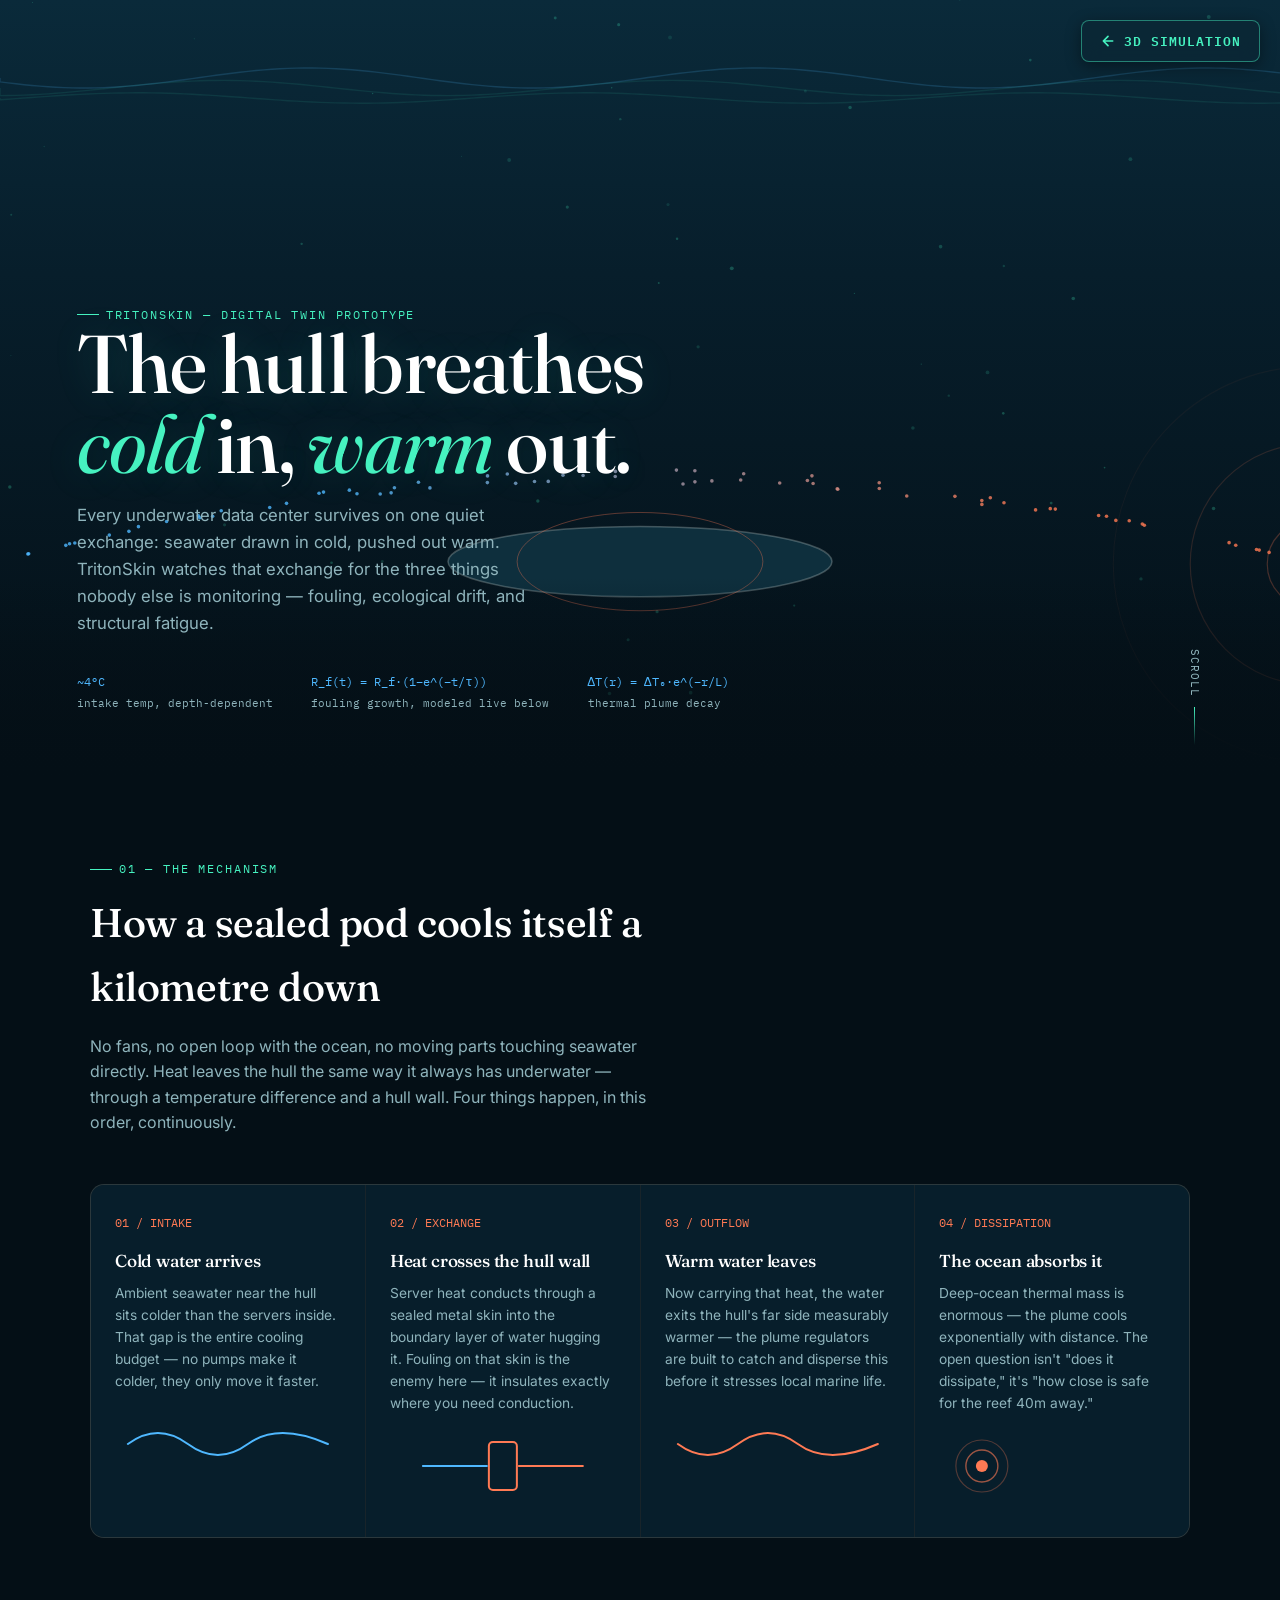
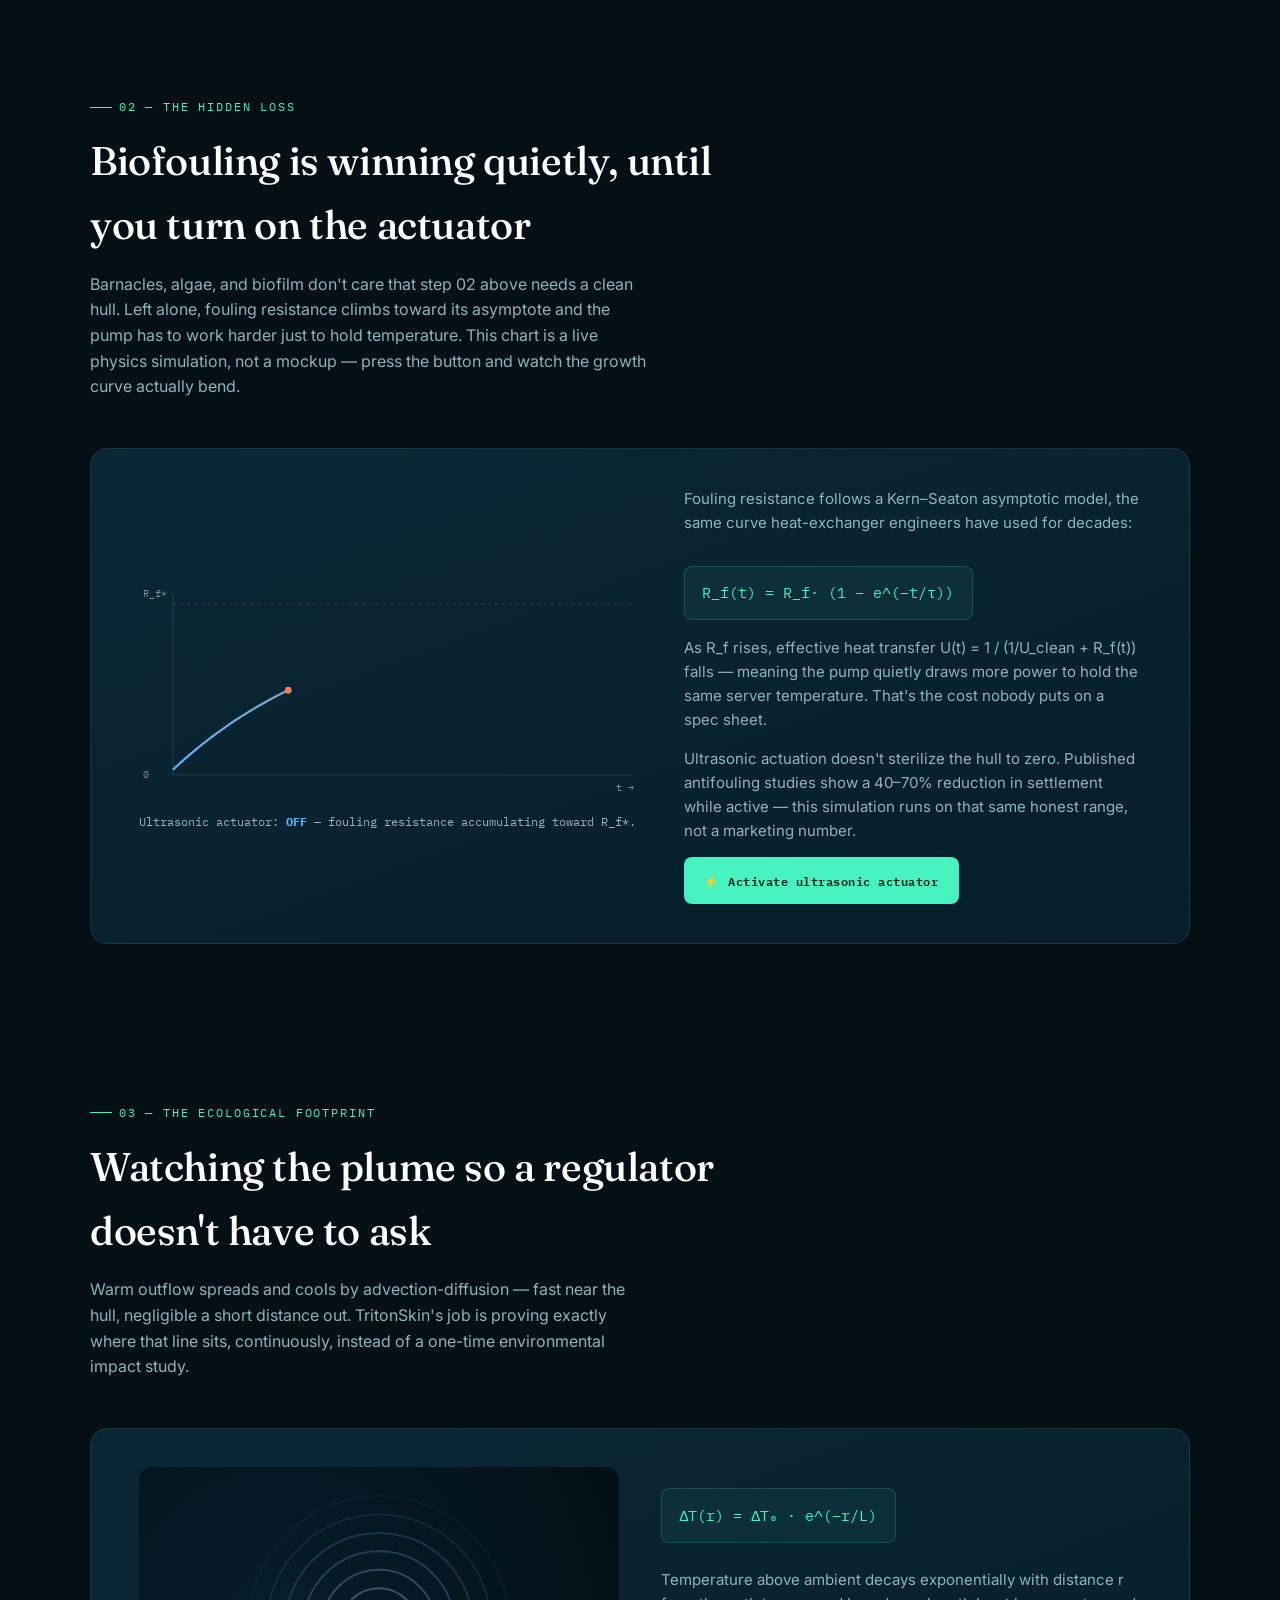
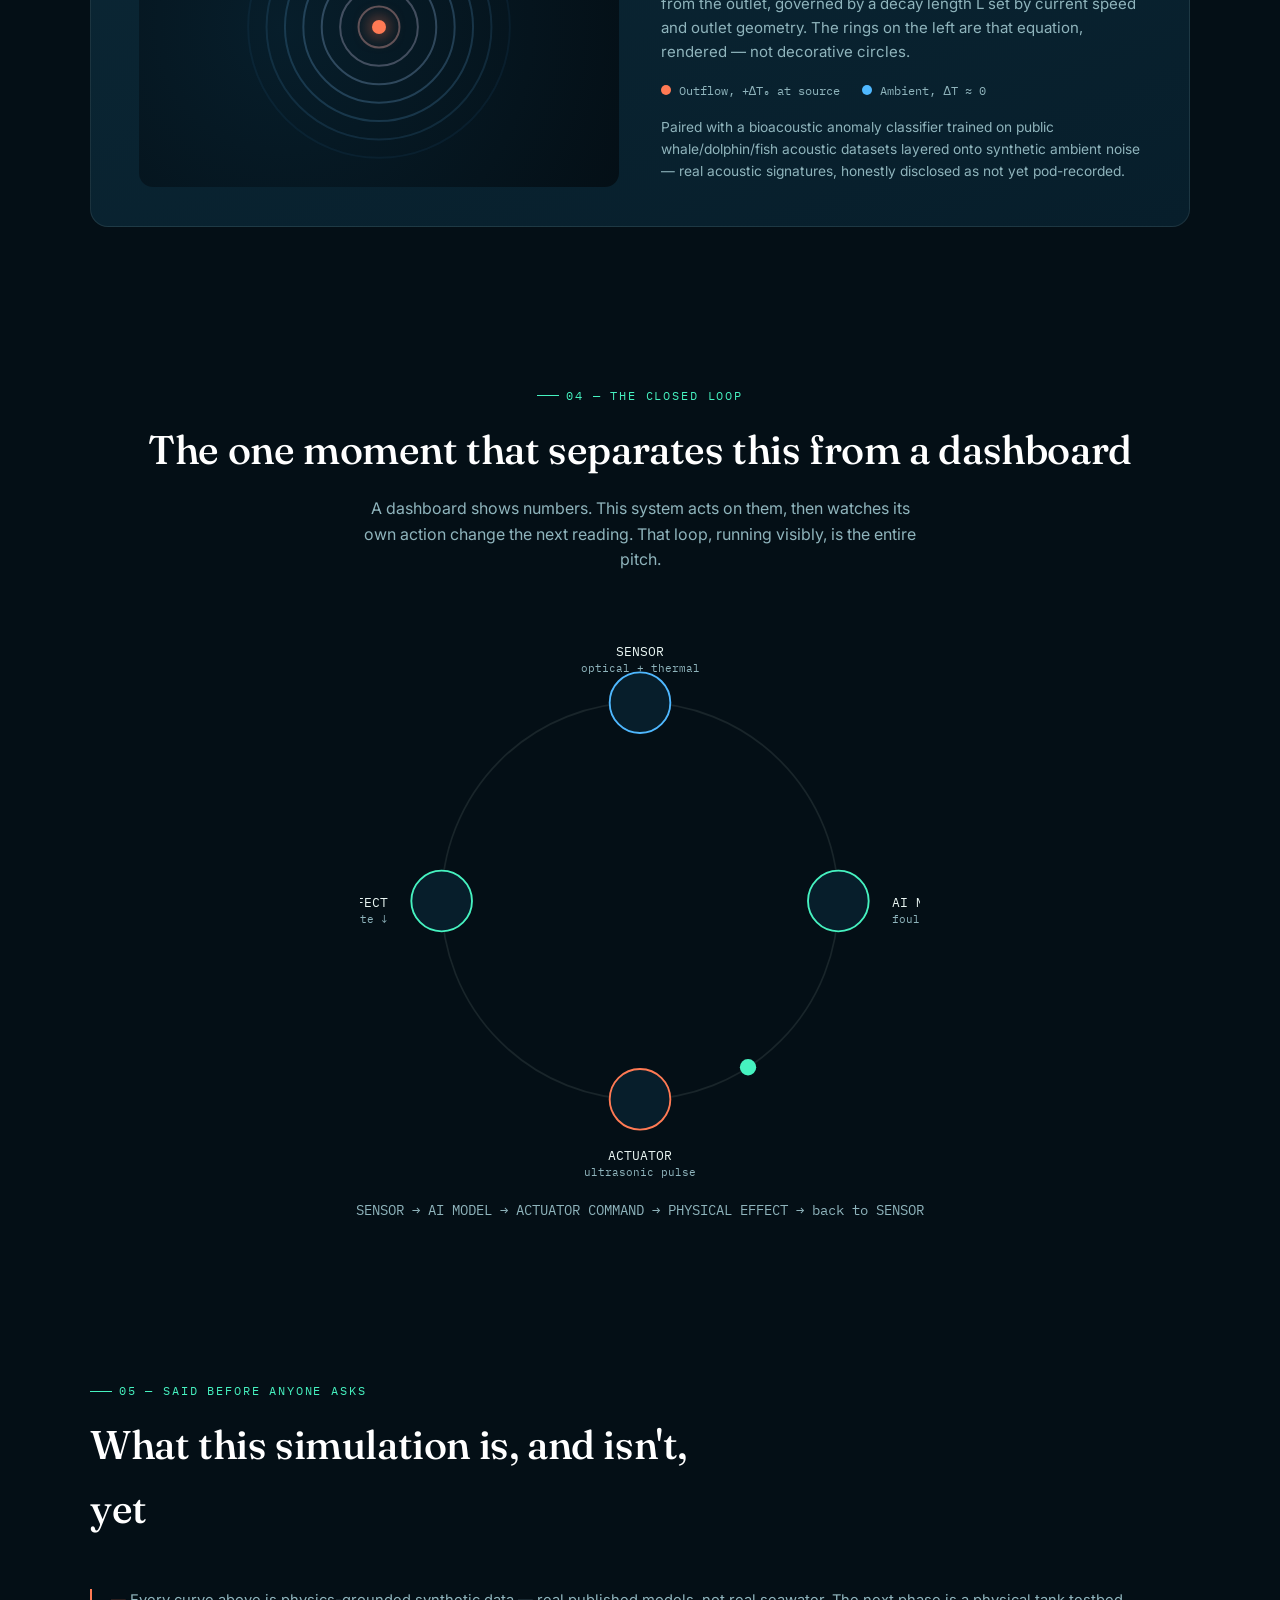
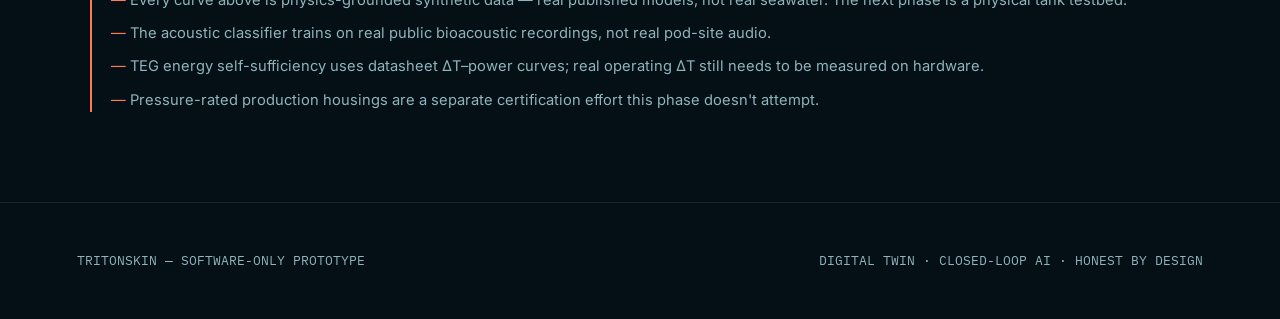
<file: tritonskin.html>
<!DOCTYPE html>
<html lang="en">
<head>
<meta charset="UTF-8">
<meta name="viewport" content="width=device-width, initial-scale=1.0">
<title>TritonSkin — How Deep-Water Data Centers Breathe</title>
<link rel="preconnect" href="https://fonts.googleapis.com">
<link rel="preconnect" href="https://fonts.gstatic.com" crossorigin>
<link href="https://fonts.googleapis.com/css2?family=Fraunces:ital,opsz,wght@0,9..144,300;0,9..144,500;0,9..144,600;1,9..144,400;1,9..144,500&family=Inter:wght@400;500;600&family=IBM+Plex+Mono:wght@400;500&display=swap" rel="stylesheet">
<style>
  :root{
    --bg-deep:#040f16;
    --bg-mid:#071e2b;
    --bg-panel:#0b2735;
    --bg-panel-2:#0e3040;
    --accent-bio:#46f2c0;
    --accent-warm:#ff7a54;
    --accent-cold:#4fb8ff;
    --text-hi:#eaf6f3;
    --text-lo:#8fb4bc;
    --line: rgba(234,246,243,0.09);
  }
  *{box-sizing:border-box; margin:0; padding:0;}
  html{scroll-behavior:smooth;}
  body{
    background:var(--bg-deep);
    color:var(--text-hi);
    font-family:'Inter',sans-serif;
    line-height:1.6;
    overflow-x:hidden;
  }
  ::selection{background:var(--accent-bio); color:var(--bg-deep);}

  h1,h2,h3{font-family:'Fraunces',serif; font-weight:500; letter-spacing:-0.01em;}
  .eyebrow{
    font-family:'IBM Plex Mono',monospace;
    font-size:0.72rem;
    letter-spacing:0.16em;
    text-transform:uppercase;
    color:var(--accent-bio);
    display:flex; align-items:center; gap:0.6em;
  }
  .eyebrow::before{content:''; width:22px; height:1px; background:var(--accent-bio); display:inline-block;}
  .mono{font-family:'IBM Plex Mono',monospace;}
  a{color:inherit;}

  section{position:relative; padding:5rem 6vw;}
  @media (max-width:720px){ section{padding:3.2rem 6vw;} }
  .wrap{max-width:1100px; margin:0 auto;}

  /* ---------- HERO ---------- */
  #hero{padding:0; height:min(92vh,780px); min-height:560px; position:relative; overflow:hidden;}
  #heroCanvas{position:absolute; inset:0; width:100%; height:100%; display:block;}
  .hero-fade{position:absolute; left:0; right:0; bottom:0; height:26%; background:linear-gradient(to bottom, rgba(4,15,22,0), var(--bg-deep)); pointer-events:none;}
  .hero-content{
    position:relative; z-index:2; height:100%;
    display:flex; flex-direction:column; justify-content:flex-end;
    padding:0 6vw 4.2rem;
  }
  .hero-content h1{
    font-size:clamp(2.6rem, 6.4vw, 5.2rem);
    font-weight:500;
    line-height:0.98;
    max-width:14ch;
    color:#fff;
    text-shadow:0 2px 40px rgba(70,242,192,0.15);
  }
  .hero-content h1 em{font-style:italic; color:var(--accent-bio); font-weight:400;}
  .hero-sub{
    margin-top:1.1rem; max-width:44ch; color:var(--text-lo); font-size:1.05rem;
  }
  .hero-meta{
    display:flex; gap:2.4rem; margin-top:2.2rem; flex-wrap:wrap;
  }
  .hero-meta div{font-family:'IBM Plex Mono',monospace; font-size:0.78rem; color:var(--accent-cold);}
  .hero-meta span{display:block; color:var(--text-lo); font-size:0.7rem; margin-top:0.2rem;}
  .scroll-cue{
    position:absolute; z-index:2; right:6vw; bottom:2.2rem;
    font-family:'IBM Plex Mono',monospace; font-size:0.68rem; color:var(--text-lo);
    letter-spacing:0.1em; writing-mode:vertical-rl; display:flex; align-items:center; gap:0.6rem;
  }
  .scroll-cue::after{content:''; width:1px; height:38px; background:linear-gradient(var(--accent-bio), transparent); animation:cueMove 2.2s ease-in-out infinite;}
  @keyframes cueMove{0%,100%{opacity:0.3;} 50%{opacity:1;}}

  /* ---------- SECTION HEADERS ---------- */
  .sec-head{max-width:640px; margin-bottom:3rem;}
  .sec-head h2{font-size:clamp(1.7rem,3.2vw,2.5rem); margin-top:0.8rem; color:#fff;}
  .sec-head p{color:var(--text-lo); margin-top:0.9rem; font-size:1rem; max-width:56ch;}

  /* ---------- HOW IT WORKS: STEPS ---------- */
  .steps{display:grid; grid-template-columns:repeat(4,1fr); gap:1px; background:var(--line); border:1px solid var(--line); border-radius:14px; overflow:hidden;}
  @media (max-width:880px){ .steps{grid-template-columns:1fr 1fr;} }
  @media (max-width:520px){ .steps{grid-template-columns:1fr;} }
  .step{background:var(--bg-mid); padding:1.8rem 1.5rem 2rem; position:relative;}
  .step .num{font-family:'IBM Plex Mono',monospace; font-size:0.72rem; color:var(--accent-warm);}
  .step h3{font-size:1.08rem; margin-top:0.9rem; color:#fff; font-weight:500;}
  .step p{font-size:0.86rem; color:var(--text-lo); margin-top:0.5rem;}
  .step-icon{width:100%; height:64px; margin-top:1.2rem;}

  /* ---------- BIOFOULING PANEL ---------- */
  .panel{
    background:linear-gradient(160deg, var(--bg-panel), var(--bg-mid));
    border:1px solid var(--line); border-radius:18px;
    padding:2.4rem clamp(1.2rem,4vw,3rem);
  }
  .fouling-grid{display:grid; grid-template-columns:1.1fr 1fr; gap:2.6rem; align-items:center;}
  @media (max-width:820px){ .fouling-grid{grid-template-columns:1fr;} }
  .eq{
    font-family:'IBM Plex Mono',monospace; font-size:0.92rem; color:var(--accent-bio);
    background:rgba(70,242,192,0.06); border:1px solid rgba(70,242,192,0.18);
    padding:0.9rem 1.1rem; border-radius:8px; margin:1rem 0; display:inline-block;
  }
  .fouling-copy p{color:var(--text-lo); font-size:0.94rem; margin-bottom:0.9rem;}
  .actuator-btn{
    font-family:'IBM Plex Mono',monospace; font-size:0.78rem; letter-spacing:0.04em;
    background:var(--accent-bio); color:#04211a; border:none; padding:0.85rem 1.3rem;
    border-radius:8px; cursor:pointer; font-weight:600; transition:transform .15s ease, box-shadow .15s ease;
    box-shadow:0 0 0 rgba(70,242,192,0);
  }
  .actuator-btn:hover{transform:translateY(-1px);}
  .actuator-btn.active{background:var(--accent-warm); color:#2a0f06; box-shadow:0 0 26px rgba(255,122,84,0.45);}
  .status-line{margin-top:0.9rem; font-family:'IBM Plex Mono',monospace; font-size:0.74rem; color:var(--text-lo);}
  .status-line b{color:var(--accent-cold);}
  .status-line.on b{color:var(--accent-warm);}
  canvas#foulingChart{width:100%; height:220px; display:block; margin-top:1.2rem;}

  /* ---------- THERMAL PLUME ---------- */
  .plume-grid{display:grid; grid-template-columns:1fr 1fr; gap:2.6rem; align-items:center;}
  @media (max-width:820px){ .plume-grid{grid-template-columns:1fr;} }
  canvas#plumeCanvas{width:100%; height:320px; display:block; border-radius:14px; background:radial-gradient(circle at 30% 50%, #071e2b, #040f16);}
  .legend{display:flex; gap:1.4rem; margin-top:1rem; flex-wrap:wrap;}
  .legend div{display:flex; align-items:center; gap:0.5rem; font-size:0.76rem; color:var(--text-lo); font-family:'IBM Plex Mono',monospace;}
  .swatch{width:10px; height:10px; border-radius:50%;}

  /* ---------- CLOSED LOOP ---------- */
  .loop-wrap{display:flex; justify-content:center;}
  #loopSvg{width:100%; max-width:560px; height:auto;}
  .loop-caption{text-align:center; color:var(--text-lo); font-size:0.85rem; margin-top:1.2rem; font-family:'IBM Plex Mono',monospace;}

  /* ---------- WEAKNESS / CTA ---------- */
  .honest{border-left:2px solid var(--accent-warm); padding-left:1.2rem; margin-top:1.6rem;}
  .honest li{color:var(--text-lo); font-size:0.92rem; margin-bottom:0.6rem; list-style:none;}
  .honest li::before{content:'— '; color:var(--accent-warm);}

  footer{padding:3rem 6vw; border-top:1px solid var(--line); color:var(--text-lo); font-size:0.8rem; font-family:'IBM Plex Mono',monospace; display:flex; justify-content:space-between; flex-wrap:wrap; gap:1rem;}

  @media (prefers-reduced-motion: reduce){
    *{animation:none !important; transition:none !important;}
  }

  /* Floating navigation back-link */
  .back-btn {
    position: fixed;
    top: 20px;
    right: 20px;
    z-index: 1000;
    background: rgba(11, 39, 53, 0.85);
    border: 1px solid rgba(70, 242, 192, 0.45);
    color: var(--accent-bio);
    padding: 10px 18px;
    border-radius: 8px;
    text-decoration: none;
    font-family: 'IBM Plex Mono', monospace;
    font-size: 0.8rem;
    letter-spacing: 0.08em;
    font-weight: 600;
    display: flex;
    align-items: center;
    gap: 8px;
    backdrop-filter: blur(8px);
    -webkit-backdrop-filter: blur(8px);
    box-shadow: 0 4px 15px rgba(0,0,0,0.4);
    transition: all 0.3s ease;
  }
  .back-btn:hover {
    background: var(--accent-bio);
    color: #04211a;
    box-shadow: 0 0 15px rgba(70, 242, 192, 0.35);
    transform: translateY(-1px);
  }
</style>
</head>
<body>

<!-- Navigation Back Link -->
<a href="index.html" class="back-btn">
  <svg viewBox="0 0 24 24" width="16" height="16" fill="none" stroke="currentColor" stroke-width="2.5" stroke-linecap="round" stroke-linejoin="round">
    <path d="M19 12H5M12 19l-7-7 7-7"/>
  </svg>
  3D SIMULATION
</a>

<section id="hero">
  <canvas id="heroCanvas"></canvas>
  <div class="hero-fade"></div>
  <div class="hero-content">
    <span class="eyebrow">TRITONSKIN — DIGITAL TWIN PROTOTYPE</span>
    <h1>The hull breathes<br><em>cold</em> in, <em>warm</em> out.</h1>
    <p class="hero-sub">Every underwater data center survives on one quiet exchange: seawater drawn in cold, pushed out warm. TritonSkin watches that exchange for the three things nobody else is monitoring — fouling, ecological drift, and structural fatigue.</p>
    <div class="hero-meta">
      <div>~4°C<span>intake temp, depth-dependent</span></div>
      <div>R_f(t) = R_f&middot;(1−e^(−t/τ))<span>fouling growth, modeled live below</span></div>
      <div>ΔT(r) = ΔT₀&middot;e^(−r/L)<span>thermal plume decay</span></div>
    </div>
  </div>
  <div class="scroll-cue">SCROLL</div>
</section>

<section id="how">
  <div class="wrap">
    <div class="sec-head">
      <span class="eyebrow">01 — THE MECHANISM</span>
      <h2>How a sealed pod cools itself a kilometre down</h2>
      <p>No fans, no open loop with the ocean, no moving parts touching seawater directly. Heat leaves the hull the same way it always has underwater — through a temperature difference and a hull wall. Four things happen, in this order, continuously.</p>
    </div>
    <div class="steps">
      <div class="step">
        <div class="num">01 / INTAKE</div>
        <h3>Cold water arrives</h3>
        <p>Ambient seawater near the hull sits colder than the servers inside. That gap is the entire cooling budget — no pumps make it colder, they only move it faster.</p>
        <svg class="step-icon" viewBox="0 0 200 64"><path id="s1path" d="M0,32 Q30,10 60,32 T120,32 T200,32" stroke="var(--accent-cold)" stroke-width="2" fill="none" stroke-linecap="round"/></svg>
      </div>
      <div class="step">
        <div class="num">02 / EXCHANGE</div>
        <h3>Heat crosses the hull wall</h3>
        <p>Server heat conducts through a sealed metal skin into the boundary layer of water hugging it. Fouling on that skin is the enemy here — it insulates exactly where you need conduction.</p>
        <svg class="step-icon" viewBox="0 0 200 64"><rect x="86" y="8" width="28" height="48" rx="4" fill="none" stroke="var(--accent-warm)" stroke-width="2"/><path d="M20,32 L84,32" stroke="var(--accent-cold)" stroke-width="2" stroke-linecap="round"/><path d="M116,32 L180,32" stroke="var(--accent-warm)" stroke-width="2" stroke-linecap="round"/></svg>
      </div>
      <div class="step">
        <div class="num">03 / OUTFLOW</div>
        <h3>Warm water leaves</h3>
        <p>Now carrying that heat, the water exits the hull's far side measurably warmer — the plume regulators are built to catch and disperse this before it stresses local marine life.</p>
        <svg class="step-icon" viewBox="0 0 200 64"><path d="M0,32 Q30,54 60,32 T120,32 T200,32" stroke="var(--accent-warm)" stroke-width="2" fill="none" stroke-linecap="round"/></svg>
      </div>
      <div class="step">
        <div class="num">04 / DISSIPATION</div>
        <h3>The ocean absorbs it</h3>
        <p>Deep-ocean thermal mass is enormous — the plume cools exponentially with distance. The open question isn't "does it dissipate," it's "how close is safe for the reef 40m away."</p>
        <svg class="step-icon" viewBox="0 0 200 64"><circle cx="30" cy="32" r="6" fill="var(--accent-warm)"/><circle cx="30" cy="32" r="16" fill="none" stroke="var(--accent-warm)" stroke-width="1.4" opacity="0.6"/><circle cx="30" cy="32" r="26" fill="none" stroke="var(--accent-warm)" stroke-width="1.2" opacity="0.3"/></svg>
      </div>
    </div>
  </div>
</section>

<section id="fouling">
  <div class="wrap">
    <div class="sec-head">
      <span class="eyebrow">02 — THE HIDDEN LOSS</span>
      <h2>Biofouling is winning quietly, until you turn on the actuator</h2>
      <p>Barnacles, algae, and biofilm don't care that step 02 above needs a clean hull. Left alone, fouling resistance climbs toward its asymptote and the pump has to work harder just to hold temperature. This chart is a live physics simulation, not a mockup — press the button and watch the growth curve actually bend.</p>
    </div>
    <div class="panel">
      <div class="fouling-grid">
        <div>
          <canvas id="foulingChart"></canvas>
          <div class="status-line" id="statusLine">Ultrasonic actuator: <b>OFF</b> — fouling resistance accumulating toward R_f*.</div>
        </div>
        <div class="fouling-copy">
          <p>Fouling resistance follows a Kern–Seaton asymptotic model, the same curve heat-exchanger engineers have used for decades:</p>
          <div class="eq">R_f(t) = R_f&middot; (1 − e^(−t/τ))</div>
          <p>As R_f rises, effective heat transfer U(t) = 1 / (1/U_clean + R_f(t)) falls — meaning the pump quietly draws more power to hold the same server temperature. That's the cost nobody puts on a spec sheet.</p>
          <p>Ultrasonic actuation doesn't sterilize the hull to zero. Published antifouling studies show a 40–70% reduction in settlement while active — this simulation runs on that same honest range, not a marketing number.</p>
          <button class="actuator-btn" id="actuatorBtn">⚡ Activate ultrasonic actuator</button>
        </div>
      </div>
    </div>
  </div>
</section>

<section id="plume">
  <div class="wrap">
    <div class="sec-head">
      <span class="eyebrow">03 — THE ECOLOGICAL FOOTPRINT</span>
      <h2>Watching the plume so a regulator doesn't have to ask</h2>
      <p>Warm outflow spreads and cools by advection-diffusion — fast near the hull, negligible a short distance out. TritonSkin's job is proving exactly where that line sits, continuously, instead of a one-time environmental impact study.</p>
    </div>
    <div class="panel">
      <div class="plume-grid">
        <canvas id="plumeCanvas"></canvas>
        <div>
          <div class="eq">ΔT(r) = ΔT₀ · e^(−r/L)</div>
          <p style="color:var(--text-lo); font-size:0.94rem; margin-top:0.6rem;">Temperature above ambient decays exponentially with distance r from the outlet, governed by a decay length L set by current speed and outlet geometry. The rings on the left are that equation, rendered — not decorative circles.</p>
          <div class="legend">
            <div><span class="swatch" style="background:var(--accent-warm);"></span> Outflow, +ΔT₀ at source</div>
            <div><span class="swatch" style="background:var(--accent-cold);"></span> Ambient, ΔT ≈ 0</div>
          </div>
          <p style="color:var(--text-lo); font-size:0.86rem; margin-top:1rem;">Paired with a bioacoustic anomaly classifier trained on public whale/dolphin/fish acoustic datasets layered onto synthetic ambient noise — real acoustic signatures, honestly disclosed as not yet pod-recorded.</p>
        </div>
      </div>
    </div>
  </div>
</section>

<section id="loop">
  <div class="wrap">
    <div class="sec-head" style="max-width:100%; text-align:center; margin-left:auto; margin-right:auto;">
      <span class="eyebrow" style="justify-content:center;">04 — THE CLOSED LOOP</span>
      <h2>The one moment that separates this from a dashboard</h2>
      <p style="margin-left:auto; margin-right:auto;">A dashboard shows numbers. This system acts on them, then watches its own action change the next reading. That loop, running visibly, is the entire pitch.</p>
    </div>
    <div class="loop-wrap">
      <svg id="loopSvg" viewBox="0 0 480 480">
        <defs>
          <path id="loopPath" d="M 240 70 A 170 170 0 1 1 239.9 70" fill="none"/>
        </defs>
        <circle cx="240" cy="240" r="170" fill="none" stroke="var(--line)" stroke-width="1.5"/>
        <g id="loopNodes"></g>
        <circle r="7" fill="var(--accent-bio)">
          <animateMotion dur="6s" repeatCount="indefinite">
            <mpath href="#loopPath"/>
          </animateMotion>
        </circle>
      </svg>
    </div>
    <p class="loop-caption">SENSOR → AI MODEL → ACTUATOR COMMAND → PHYSICAL EFFECT → back to SENSOR</p>
  </div>
</section>

<section id="honest">
  <div class="wrap">
    <div class="sec-head">
      <span class="eyebrow">05 — SAID BEFORE ANYONE ASKS</span>
      <h2>What this simulation is, and isn't, yet</h2>
    </div>
    <ul class="honest">
      <li>Every curve above is physics-grounded synthetic data — real published models, not real seawater. The next phase is a physical tank testbed.</li>
      <li>The acoustic classifier trains on real public bioacoustic recordings, not real pod-site audio.</li>
      <li>TEG energy self-sufficiency uses datasheet ΔT–power curves; real operating ΔT still needs to be measured on hardware.</li>
      <li>Pressure-rated production housings are a separate certification effort this phase doesn't attempt.</li>
    </ul>
  </div>
</section>

<footer>
  <div>TRITONSKIN — SOFTWARE-ONLY PROTOTYPE</div>
  <div>DIGITAL TWIN · CLOSED-LOOP AI · HONEST BY DESIGN</div>
</footer>

<script>
/* ============ HERO: layered waves + pod flow field ============ */
(function(){
  const canvas = document.getElementById('heroCanvas');
  const ctx = canvas.getContext('2d');
  let W,H,DPR;
  function resize(){
    DPR = Math.min(window.devicePixelRatio||1, 2);
    W = canvas.clientWidth; H = canvas.clientHeight;
    canvas.width = W*DPR; canvas.height = H*DPR;
    ctx.setTransform(DPR,0,0,DPR,0,0);
  }
  window.addEventListener('resize', resize);
  resize();

  // ambient bioluminescent particles
  const ambient = Array.from({length:60}, ()=>({
    x:Math.random(), y:Math.random(), r:Math.random()*1.6+0.4,
    s:Math.random()*0.15+0.03, phase:Math.random()*Math.PI*2
  }));

  // pod geometry (fractions of canvas)
  function podPath(){
    const cx = 0.5, cy = 0.72, w = 0.30, h = 0.09;
    return {cx,cy,w,h};
  }

  // flow particles: t in [0,1] traveling along a bezier around the pod
  const flow = Array.from({length:70}, (_,i)=>({
    t: i/70, speed: 0.0016+Math.random()*0.0012, off: (Math.random()-0.5)*0.02
  }));

  function bezier(p0,p1,p2,p3,t){
    const mt=1-t;
    return {
      x: mt*mt*mt*p0.x + 3*mt*mt*t*p1.x + 3*mt*t*t*p2.x + t*t*t*p3.x,
      y: mt*mt*mt*p0.y + 3*mt*mt*t*p1.y + 3*mt*t*t*p2.y + t*t*t*p3.y
    };
  }

  let time = 0;
  function draw(){
    time += 1;
    // background depth gradient
    const g = ctx.createLinearGradient(0,0,0,H);
    g.addColorStop(0,'#0a2a3a');
    g.addColorStop(0.35,'#071e2b');
    g.addColorStop(1,'#040f16');
    ctx.fillStyle = g;
    ctx.fillRect(0,0,W,H);

    // surface waves (top band, suggests the ocean surface far above)
    ctx.save();
    ctx.globalAlpha = 0.5;
    for(let layer=0; layer<3; layer++){
      ctx.beginPath();
      const amp = 10 - layer*2.4;
      const yBase = H*0.10 + layer*10;
      const speed = 0.006 + layer*0.003;
      ctx.moveTo(0, yBase);
      for(let x=0;x<=W;x+=8){
        const y = yBase + Math.sin(x*0.014 + time*speed + layer)* amp;
        ctx.lineTo(x,y);
      }
      ctx.strokeStyle = layer===0 ? 'rgba(79,184,255,0.35)' : 'rgba(70,242,192,0.18)';
      ctx.lineWidth = 1.4;
      ctx.stroke();
    }
    ctx.restore();

    // ambient particles (bioluminescence)
    ambient.forEach(p=>{
      p.y -= p.s*0.001;
      if(p.y < 0) p.y = 1;
      const flicker = 0.4 + 0.6*Math.abs(Math.sin(time*0.02 + p.phase));
      ctx.beginPath();
      ctx.arc(p.x*W, p.y*H, p.r, 0, Math.PI*2);
      ctx.fillStyle = `rgba(70,242,192,${0.25*flicker})`;
      ctx.fill();
    });

    // pod
    const {cx,cy,w,h} = podPath();
    const px = cx*W, py = cy*H, pw = w*W, ph = h*H;
    ctx.save();
    ctx.beginPath();
    ctx.ellipse(px, py, pw/2, ph/2, 0, 0, Math.PI*2);
    ctx.fillStyle = '#0e2f3d';
    ctx.strokeStyle = 'rgba(234,246,243,0.25)';
    ctx.lineWidth = 1.5;
    ctx.fill(); ctx.stroke();
    // heat-exchange band on pod
    ctx.beginPath();
    ctx.ellipse(px, py, pw*0.32, ph*0.7, 0, 0, Math.PI*2);
    ctx.strokeStyle = 'rgba(255,122,84,0.35)';
    ctx.lineWidth = 1;
    ctx.stroke();
    ctx.restore();

    // flow path control points: enters left-cold, curves over pod, exits right-warm
    const p0 = {x: px - pw*1.6, y: py - ph*0.1};
    const p1 = {x: px - pw*0.5, y: py - ph*1.6};
    const p2 = {x: px + pw*0.5, y: py - ph*1.6};
    const p3 = {x: px + pw*1.7, y: py - ph*0.05};

    flow.forEach(f=>{
      f.t += f.speed;
      if(f.t > 1) f.t = 0;
      const pos = bezier(p0,p1,p2,p3, f.t);
      const y = pos.y + f.off*H*Math.sin(f.t*Math.PI);
      // color: cold -> warm as t progresses (absorbing heat over the pod)
      const warmth = Math.min(1, Math.max(0, (f.t-0.25)/0.55));
      const r = Math.round(79 + warmth*(255-79));
      const gC = Math.round(184 + warmth*(122-184));
      const b = Math.round(255 + warmth*(84-255));
      ctx.beginPath();
      ctx.arc(pos.x, y, 1.8, 0, Math.PI*2);
      ctx.fillStyle = `rgba(${r},${gC},${b},0.8)`;
      ctx.fill();
    });

    // dissipating outflow rings
    for(let i=0;i<3;i++){
      const phase = ((time*0.6 + i*70) % 210);
      const rad = phase*1.1;
      const alpha = Math.max(0, 0.32 - phase/210*0.32);
      ctx.beginPath();
      ctx.arc(p3.x+18, p3.y+6, rad, 0, Math.PI*2);
      ctx.strokeStyle = `rgba(255,122,84,${alpha})`;
      ctx.lineWidth = 1.2;
      ctx.stroke();
    }

    requestAnimationFrame(draw);
  }
  draw();
})();

/* ============ FOULING CHART: live physics sim + actuator toggle ============ */
(function(){
  const canvas = document.getElementById('foulingChart');
  const ctx = canvas.getContext('2d');
  const btn = document.getElementById('actuatorBtn');
  const statusLine = document.getElementById('statusLine');
  let DPR, W, H;
  function resize(){
    DPR = Math.min(window.devicePixelRatio||1,2);
    W = canvas.clientWidth; H = canvas.clientHeight || 220;
    canvas.style.height = '220px';
    canvas.width = W*DPR; canvas.height = 220*DPR;
    ctx.setTransform(DPR,0,0,DPR,0,0);
    H = 220;
  }
  window.addEventListener('resize', resize);

  let R = 0.02;        // current fouling resistance, normalized 0..1
  const Rmax = 0.94;
  let actuatorOn = false;
  const history = [];
  const maxPoints = 260;

  btn.addEventListener('click', ()=>{
    actuatorOn = !actuatorOn;
    btn.classList.toggle('active', actuatorOn);
    btn.textContent = actuatorOn ? '⏸ Deactivate actuator' : '⚡ Activate ultrasonic actuator';
    statusLine.classList.toggle('on', actuatorOn);
    statusLine.innerHTML = actuatorOn
      ? 'Ultrasonic actuator: <b>ON</b> — settlement rate suppressed, resistance decaying.'
      : 'Ultrasonic actuator: <b>OFF</b> — fouling resistance accumulating toward R_f*.';
  });

  function step(){
    if(actuatorOn){
      R -= R*0.012;              // active clearing, asymptotic decay toward 0
      R = Math.max(R, 0.015);
    } else {
      R += (Rmax - R)*0.010;     // Kern-Seaton asymptotic growth toward R_f*
    }
    history.push(R);
    if(history.length > maxPoints) history.shift();
  }

  function draw(){
    step();
    ctx.clearRect(0,0,W,H);
    const padL=34, padR=10, padT=14, padB=24;
    const plotW = W-padL-padR, plotH = H-padT-padB;

    // axes
    ctx.strokeStyle = 'rgba(234,246,243,0.12)';
    ctx.lineWidth = 1;
    ctx.beginPath();
    ctx.moveTo(padL, padT); ctx.lineTo(padL, H-padB); ctx.lineTo(W-padR, H-padB);
    ctx.stroke();
    ctx.fillStyle = 'rgba(143,180,188,0.8)';
    ctx.font = '10px "IBM Plex Mono", monospace';
    ctx.fillText('R_f*', 4, padT+4);
    ctx.fillText('0', 4, H-padB+3);
    ctx.fillText('t →', W-padR-16, H-8);

    // R_f* asymptote line
    const yFor = v => (H-padB) - v*plotH;
    ctx.strokeStyle = 'rgba(255,122,84,0.25)';
    ctx.setLineDash([3,4]);
    ctx.beginPath();
    ctx.moveTo(padL, yFor(Rmax)); ctx.lineTo(W-padR, yFor(Rmax));
    ctx.stroke();
    ctx.setLineDash([]);

    // curve
    ctx.beginPath();
    history.forEach((v,i)=>{
      const x = padL + (i/(maxPoints-1))*plotW;
      const y = yFor(v);
      i===0 ? ctx.moveTo(x,y) : ctx.lineTo(x,y);
    });
    const grad = ctx.createLinearGradient(0,0,W,0);
    grad.addColorStop(0, '#4fb8ff');
    grad.addColorStop(1, actuatorOn ? '#46f2c0' : '#ff7a54');
    ctx.strokeStyle = grad;
    ctx.lineWidth = 2.2;
    ctx.lineJoin = 'round';
    ctx.stroke();

    // current value dot
    if(history.length){
      const lastX = padL + ((history.length-1)/(maxPoints-1))*plotW;
      const lastY = yFor(history[history.length-1]);
      ctx.beginPath();
      ctx.arc(lastX, lastY, 3.4, 0, Math.PI*2);
      ctx.fillStyle = actuatorOn ? '#46f2c0' : '#ff7a54';
      ctx.fill();
    }

    requestAnimationFrame(draw);
  }
  resize();
  draw();
})();

/* ============ THERMAL PLUME: advection-diffusion rings ============ */
(function(){
  const canvas = document.getElementById('plumeCanvas');
  const ctx = canvas.getContext('2d');
  let DPR, W, H;
  function resize(){
    DPR = Math.min(window.devicePixelRatio||1,2);
    W = canvas.clientWidth; H = canvas.clientHeight;
    canvas.width = W*DPR; canvas.height = H*DPR;
    ctx.setTransform(DPR,0,0,DPR,0,0);
  }
  window.addEventListener('resize', resize);
  resize();

  const rings = Array.from({length:8}, (_,i)=>({phase:i/8}));
  let t=0;
  function draw(){
    t += 0.004;
    ctx.clearRect(0,0,W,H);
    const cx = W*0.5, cy = H*0.5;
    const maxR = Math.min(W,H)*0.46;

    rings.forEach(ring=>{
      const p = (ring.phase + t) % 1;
      const r = p*maxR;
      const deltaT = Math.exp(-p*3.1); // ΔT(r) = ΔT0 * e^(-r/L), L normalized
      const warm = deltaT;
      const rr = Math.round(79 + warm*(255-79));
      const gg = Math.round(184 + warm*(122-184));
      const bb = Math.round(255 + warm*(84-255));
      ctx.beginPath();
      ctx.arc(cx,cy,r,0,Math.PI*2);
      ctx.strokeStyle = `rgba(${rr},${gg},${bb},${0.55*(1-p)})`;
      ctx.lineWidth = 2;
      ctx.stroke();
    });

    // outlet core
    ctx.beginPath();
    ctx.arc(cx,cy,7,0,Math.PI*2);
    ctx.fillStyle = '#ff7a54';
    ctx.shadowColor = '#ff7a54';
    ctx.shadowBlur = 18;
    ctx.fill();
    ctx.shadowBlur = 0;

    requestAnimationFrame(draw);
  }
  draw();
})();

/* ============ CLOSED LOOP: node labels ============ */
(function(){
  const svgNS = 'http://www.w3.org/2000/svg';
  const g = document.getElementById('loopNodes');
  const nodes = [
    {label:'SENSOR', sub:'optical + thermal', angle:-90, color:'var(--accent-cold)'},
    {label:'AI MODEL', sub:'fouling predictor', angle:0, color:'var(--accent-bio)'},
    {label:'ACTUATOR', sub:'ultrasonic pulse', angle:90, color:'var(--accent-warm)'},
    {label:'PHYSICAL EFFECT', sub:'growth rate ↓', angle:180, color:'var(--accent-bio)'}
  ];
  const R = 170, cx = 240, cy = 240;
  nodes.forEach(n=>{
    const rad = n.angle*Math.PI/180;
    const x = cx + R*Math.cos(rad);
    const y = cy + R*Math.sin(rad);
    const circle = document.createElementNS(svgNS,'circle');
    circle.setAttribute('cx',x); circle.setAttribute('cy',y); circle.setAttribute('r',26);
    circle.setAttribute('fill','#071e2b');
    circle.setAttribute('stroke',n.color);
    circle.setAttribute('stroke-width','1.6');
    g.appendChild(circle);

    const text = document.createElementNS(svgNS,'text');
    text.setAttribute('x',x); text.setAttribute('y', y + (n.angle===-90? -40 : n.angle===90? 52 : 5));
    text.setAttribute('text-anchor','middle');
    text.setAttribute('font-family',"IBM Plex Mono, monospace");
    text.setAttribute('font-size','11');
    text.setAttribute('fill','#eaf6f3');
    text.textContent = n.label;
    if(n.angle===180){ text.setAttribute('x', x-46); text.setAttribute('text-anchor','end'); }
    if(n.angle===0){ text.setAttribute('x', x+46); text.setAttribute('text-anchor','start'); }
    g.appendChild(text);

    const sub = document.createElementNS(svgNS,'text');
    sub.setAttribute('x', text.getAttribute('x'));
    sub.setAttribute('y', parseFloat(text.getAttribute('y'))+14);
    sub.setAttribute('text-anchor', text.getAttribute('text-anchor'));
    sub.setAttribute('font-family',"IBM Plex Mono, monospace");
    sub.setAttribute('font-size','9');
    sub.setAttribute('fill','#8fb4bc');
    sub.textContent = n.sub;
    g.appendChild(sub);
  });
})();
</script>
</body>
</html>
</file>
